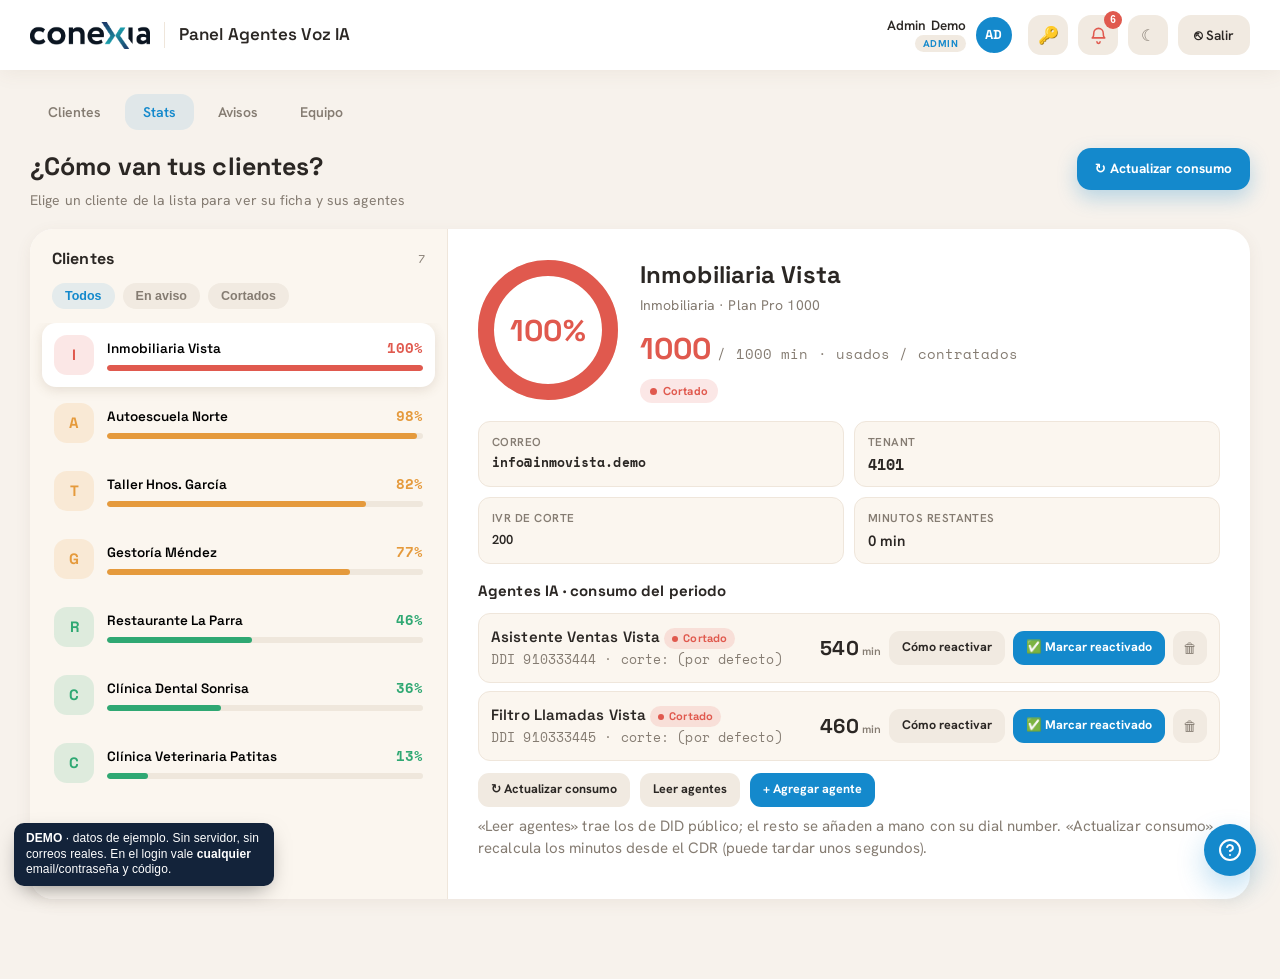
<file: docs/index.html>
<!doctype html>
<html lang="es">
<head>
<meta charset="utf-8">
<meta name="viewport" content="width=device-width, initial-scale=1">
<link rel="icon" href="assets/favicon.ico" sizes="any">
<link rel="icon" type="image/png" href="assets/icon-192.png">
<link rel="apple-touch-icon" href="assets/apple-touch-icon.png">
<title>Panel Agentes Voz IA — DEMO</title>
<link rel="preconnect" href="https://fonts.googleapis.com">
<link rel="preconnect" href="https://fonts.gstatic.com" crossorigin>
<link href="https://fonts.googleapis.com/css2?family=Space+Grotesk:wght@400;500;600;700&family=Hanken+Grotesk:wght@400;500;600;700&family=Space+Mono&display=swap" rel="stylesheet">
<link rel="stylesheet" href="redesign.css?v=r3">
</head>
<body>
<div id="app"></div>
<!-- DEMO: backend simulado en JS (datos de ejemplo, sin servidor, sin API keys, sin correos, sin n8n). -->
<script src="mock.js?v=r3"></script>
<script src="assets/vendor/qrcode.min.js"></script>
<script src="app.js?v=r3"></script>
</body>
</html>
</file>
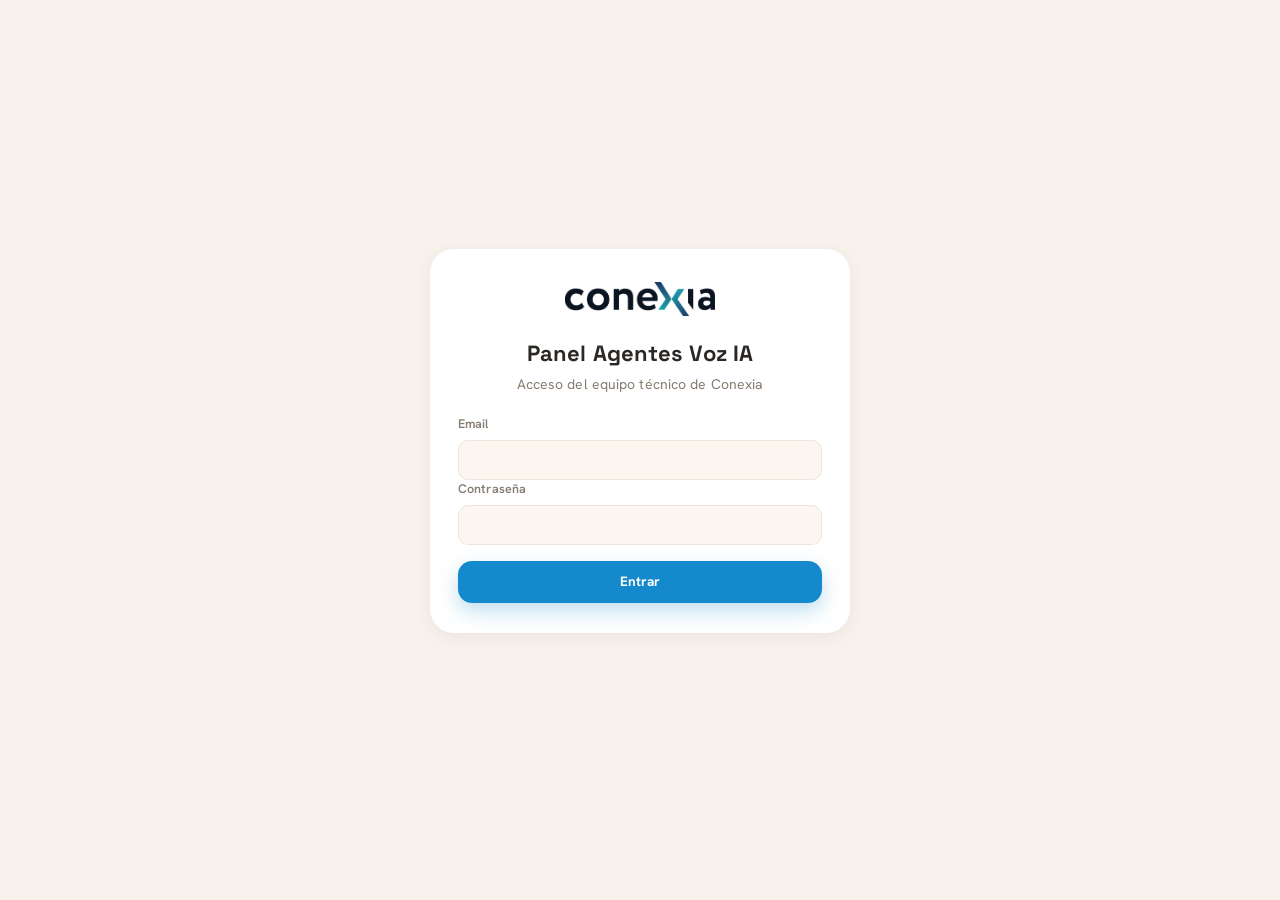
<file: public/index.html>
<!doctype html>
<html lang="es">
<head>
<meta charset="utf-8">
<meta name="viewport" content="width=device-width, initial-scale=1">
<link rel="icon" href="assets/favicon.ico" sizes="any">
<link rel="icon" type="image/png" href="assets/icon-192.png">
<link rel="apple-touch-icon" href="assets/apple-touch-icon.png">
<title>Panel Agentes Voz IA — Conexia</title>
<link rel="preconnect" href="https://fonts.googleapis.com">
<link rel="preconnect" href="https://fonts.gstatic.com" crossorigin>
<link href="https://fonts.googleapis.com/css2?family=Space+Grotesk:wght@400;500;600;700&family=Hanken+Grotesk:wght@400;500;600;700&family=Space+Mono&display=swap" rel="stylesheet">
<link rel="stylesheet" href="redesign.css?v=202606221716">
</head>
<body>
<div id="app"></div>
<script src="assets/vendor/qrcode.min.js?v=202606221716"></script>
<script src="app.js?v=202606221716"></script>
</body>
</html>
</file>
<file: docs/redesign.css>
/* ===========================================================================
   Panel Agentes Voz IA — REDISEÑO 1:1 ("Re Edicion"). Tema crema cálido.
   Tokens y estructura calcados del rediseño. Reutiliza clases del app.js.
   =========================================================================== */
:root{
  --bg:#F7F2EC; --surface:#FFFFFF; --surface2:#FBF6EF; --surface-2:#FBF6EF; --surface-3:#EFE7DC;
  --chip:#F1EAE1; --track:#EFE7DC; --border:#EFE6DB; --border-2:#e6dccc;
  --text:#2B2724; --text-2:#857C72; --text2:#857C72; --text-3:#a89e92;
  --brand:#1489CC; --accent:#1489CC; --accent-d:#0f6fa5; --brandTint:rgba(20,137,204,.1); --accent-soft:rgba(20,137,204,.1);
  --brandShadow:rgba(20,137,204,.28);
  --c-ok:#2FA873; --c-warn:#E59A3C; --c-danger:#E0594E;
  --c-ok-soft:color-mix(in srgb,#2FA873 14%,transparent); --c-warn-soft:color-mix(in srgb,#E59A3C 14%,transparent); --c-danger-soft:color-mix(in srgb,#E0594E 14%,transparent);
  --shadow:rgba(120,95,65,.08); --shadowL:rgba(120,95,65,.16);
  --shadow-sm:0 2px 12px var(--shadow); --shadow-md:0 4px 16px var(--shadow); --shadow-lg:0 24px 60px -18px var(--shadowL);
  --r-sm:12px; --r-md:16px; --r-lg:24px;
  --font-display:'Space Grotesk',-apple-system,BlinkMacSystemFont,sans-serif;
  --font-body:'Hanken Grotesk',system-ui,-apple-system,sans-serif;
  --font-mono:'Space Mono','SFMono-Regular',Consolas,monospace;
  --logo-img:url("assets/conexia-logo.png");
}
[data-theme="dark"]{
  --bg:#0f1620; --surface:#16222f; --surface2:#1b2734; --surface-2:#1b2734; --surface-3:#243140;
  --chip:#243140; --track:#243140; --border:#293a4a; --border-2:#33485c;
  --text:#eef3f8; --text-2:#9fb0bf; --text2:#9fb0bf; --text-3:#76889a;
  --brandTint:rgba(20,137,204,.2); --accent-soft:rgba(20,137,204,.2);
  --shadow:rgba(0,0,0,.4); --shadowL:rgba(0,0,0,.55);
  --logo-img:url("assets/conexia-logo-blanco.png");
}
*{box-sizing:border-box}
html,body{margin:0;padding:0}
body{background:var(--bg);color:var(--text);font-family:var(--font-body);font-size:15px;line-height:1.5;
  letter-spacing:.1px;-webkit-font-smoothing:antialiased}
.muted{color:var(--text-2)}
@media (max-width:760px){ .hide-sm{display:none!important} }

/* ---------- Barra superior (sticky, full width) ---------- */
.appbar{position:sticky;top:0;z-index:40;background:var(--surface);box-shadow:0 2px 20px var(--shadow)}
.appbar-inner{max-width:1280px;margin:0 auto;padding:0 30px;height:70px;display:flex;align-items:center;gap:18px}
.brand{display:flex;align-items:center;gap:14px;min-width:0}
.brand .logo{width:120px;height:34px;background:var(--logo-img) left center/contain no-repeat;flex:none}
.brand .divider{width:1px;height:26px;background:var(--border)}
.brand .titles{min-width:0}.brand .kicker{display:none}
.brand h1{font-family:var(--font-display);font-size:17px;font-weight:600;margin:0;white-space:nowrap;overflow:hidden;text-overflow:ellipsis}
.appbar-right{margin-left:auto;display:flex;align-items:center;gap:10px}
.userchip{display:inline-flex;align-items:center;gap:10px;cursor:pointer;padding:4px 6px;border-radius:999px}
.userchip .uc-meta{display:flex;flex-direction:column;align-items:flex-end;justify-content:center;text-align:right;line-height:1.1;gap:3px}
.userchip .uc-name{font-weight:600;font-size:13.5px;color:var(--text)}
.userchip .uc-rol{font-size:10px;font-weight:700;color:var(--brand);background:var(--chip);padding:2px 8px;border-radius:999px;text-transform:uppercase;letter-spacing:.04em;line-height:1.3}
.userchip:hover{background:var(--surface2)}
.avatar{width:36px;height:36px;border-radius:50%;background:var(--brand);color:#fff;display:inline-flex;align-items:center;
  justify-content:center;font-family:var(--font-display);font-weight:700;font-size:13px;flex:none}
.icon-pill{width:40px;height:40px;border-radius:13px;border:none;background:var(--chip);color:var(--text-2);cursor:pointer;
  display:inline-flex;align-items:center;justify-content:center;font-size:17px;transition:filter .15s;position:relative}
.icon-pill:hover{filter:brightness(.96)}
.icon-pill.salir{width:auto;padding:0 16px;color:var(--text);font-family:var(--font-body);font-weight:600;font-size:13.5px;gap:7px}
.notif-wrap{position:relative}
.notif-btn{width:40px;height:40px;border-radius:13px;border:none;background:var(--chip);color:var(--text-2);cursor:pointer;
  display:inline-flex;align-items:center;justify-content:center;position:relative}
.notif-btn svg{width:19px;height:19px}.notif-btn:hover{filter:brightness(.96)}
.notif-btn.has-alert.warn{color:var(--c-warn)}.notif-btn.has-alert.danger{color:var(--c-danger)}
.notif-badge{position:absolute;top:-4px;right:-4px;min-width:18px;height:18px;padding:0 4px;border-radius:999px;background:var(--c-danger);
  color:#fff;font-size:10px;font-weight:700;display:none;align-items:center;justify-content:center;line-height:1}
.notif-badge.warn{background:var(--c-warn)}.notif-badge.show{display:inline-flex}
.theme-toggle{width:40px;height:40px;border-radius:13px;border:none;background:var(--chip);color:var(--text-2);cursor:pointer;font-size:16px}
.theme-toggle:hover{filter:brightness(.96)}

/* ---------- Wrapper de contenido ---------- */
.app{max-width:1280px;margin:0 auto;padding:24px 30px 80px}
.nav{margin-bottom:18px}
.nav-segmented{display:inline-flex;gap:6px}
.seg{border:none;background:transparent;font-family:var(--font-body);font-weight:600;font-size:14px;color:var(--text-2);
  padding:9px 18px;border-radius:13px;cursor:pointer;transition:all .15s}
.seg:hover{color:var(--text)}
.seg.active{background:var(--brandTint);color:var(--brand)}

/* ---------- Encabezado de vista ---------- */
.view-head{display:flex;align-items:flex-start;justify-content:space-between;gap:16px;margin-bottom:18px;flex-wrap:wrap}
.vh-title{font-family:var(--font-display);font-size:25px;font-weight:700;margin:0 0 4px}
.vh-sub{margin:0;color:var(--text-2);font-size:14px}
.panel-head{display:flex;align-items:flex-start;justify-content:space-between;gap:16px;margin-bottom:16px;flex-wrap:wrap}
.ph-title{font-family:var(--font-display);font-size:22px;font-weight:700;margin:0}
.ph-sub{margin:4px 0 0;color:var(--text-2);font-size:14px}
.view-enter{animation:vin .26s ease}@keyframes vin{from{opacity:0;transform:translateY(6px)}to{opacity:1;transform:none}}

/* ---------- Botones ---------- */
.btn{font-family:var(--font-body);font-weight:700;font-size:13.5px;border-radius:14px;padding:0 18px;height:42px;border:none;
  cursor:pointer;display:inline-flex;align-items:center;gap:9px;transition:filter .15s;text-decoration:none;line-height:1}
.btn-primary{background:var(--brand);color:#fff;box-shadow:0 8px 20px var(--brandShadow)}.btn-primary:hover{filter:brightness(1.05)}
.btn-ghost{background:var(--chip);color:var(--text);box-shadow:none}.btn-ghost:hover{filter:brightness(.96)}
.btn-sm{height:34px;padding:0 13px;font-size:12.5px;border-radius:11px;box-shadow:none}
.btn:disabled{opacity:.55;cursor:default}
.icon-btn{border:none;background:var(--chip);color:var(--text-2);width:34px;height:34px;border-radius:11px;cursor:pointer;
  display:inline-flex;align-items:center;justify-content:center;font-size:14px}
.icon-btn:hover{filter:brightness(.96);color:var(--text)}
.icon-btn.danger:hover{background:var(--c-danger-soft);color:var(--c-danger)}

/* ---------- Card genérica ---------- */
.card{background:var(--surface);border-radius:var(--r-lg);box-shadow:0 4px 16px var(--shadow);padding:22px 24px;margin-bottom:18px}

/* ---------- KPIs ---------- */
.kpi-row{display:grid;grid-template-columns:repeat(4,1fr);gap:14px;margin-bottom:18px}
@media (max-width:760px){.kpi-row{grid-template-columns:repeat(2,1fr)}}
.kpi{background:var(--surface);border-radius:var(--r-md);padding:16px 18px;box-shadow:0 4px 16px var(--shadow)}
.kpi .k{font-size:12px;color:var(--text-2);text-transform:uppercase;letter-spacing:.05em;font-weight:600}
.kpi .v{font-family:var(--font-display);font-size:32px;font-weight:700;line-height:1.05;margin-top:4px}
.kpi .v small{font-size:18px;color:var(--text-2)}
.kpi .f{font-size:12.5px;color:var(--text-2);margin-top:3px;font-family:var(--font-mono)}

/* ---------- Maestro-detalle (Stats) ---------- */
.md{display:flex;flex:1;min-height:540px;height:calc(100vh - 230px);background:var(--surface);border-radius:24px;
  overflow:hidden;box-shadow:0 4px 16px var(--shadow)}
@media (max-width:860px){.md{flex-direction:column;height:auto}}
.md-list{width:418px;flex:0 0 auto;background:var(--surface2);border-right:1px solid var(--border);display:flex;flex-direction:column}
@media (max-width:860px){.md-list{width:100%;border-right:none;border-bottom:1px solid var(--border);max-height:340px}}
.md-list-head{padding:18px 22px 12px;display:flex;align-items:center;justify-content:space-between}
.md-list-head .t{font-family:var(--font-display);font-weight:700;font-size:16px}
.md-count{font-size:12px;color:var(--text-2);font-family:var(--font-mono)}
.md-filters{padding:0 22px 14px;display:flex;gap:8px;flex-wrap:wrap}
.md-filter{font-size:12.5px;font-weight:600;color:var(--text-2);background:var(--chip);padding:6px 13px;border-radius:20px;cursor:pointer;border:none}
.md-filter.active{color:var(--brand);background:var(--brandTint)}
.md-scroll{flex:1;overflow:auto;padding:0 12px 14px}
.md-item{display:flex;align-items:center;gap:13px;padding:12px;border-radius:14px;cursor:pointer;background:transparent;margin-bottom:4px;border:none;width:100%;text-align:left}
.md-item:hover{background:var(--surface)}
.md-item.sel{background:var(--surface);box-shadow:0 3px 12px var(--shadowL)}
.md-ava{width:40px;height:40px;border-radius:13px;display:flex;align-items:center;justify-content:center;
  font-family:var(--font-display);font-weight:700;font-size:15px;flex:0 0 auto}
.md-ava.ok{background:var(--c-ok-soft);color:var(--c-ok)}.md-ava.aviso{background:var(--c-warn-soft);color:var(--c-warn)}.md-ava.cortado{background:var(--c-danger-soft);color:var(--c-danger)}
.md-mid{flex:1;min-width:0}
.md-row1{display:flex;align-items:center;justify-content:space-between;gap:8px}
.md-nm{font-family:var(--font-display);font-weight:600;font-size:13.5px;white-space:nowrap;overflow:hidden;text-overflow:ellipsis}
.md-pct{font-family:var(--font-mono);font-weight:700;font-size:13.5px}
.bar{height:6px;background:var(--track);border-radius:6px;overflow:hidden;margin-top:7px}
.bar>span{display:block;height:100%;border-radius:6px;background:var(--brand)}
.bar.ok>span{background:var(--c-ok)}.bar.aviso>span{background:var(--c-warn)}.bar.cortado>span{background:var(--c-danger)}
.md-detail{flex:1;overflow:auto;padding:28px 30px}
.md-empty{height:100%;display:flex;align-items:center;justify-content:center;color:var(--text-3);text-align:center;padding:40px}

/* ---------- Ficha (detalle) ---------- */
.fd-top{display:flex;align-items:center;gap:22px;margin-bottom:18px;flex-wrap:wrap}
.fd-head h2{font-family:var(--font-display);font-size:24px;font-weight:700;margin:0}
.fd-head .sub{color:var(--text-2);font-size:14px;margin-top:2px}
.fd-fig{font-family:var(--font-display);margin-top:10px}
.fd-used{font-size:30px;font-weight:700}.fd-of{font-size:14px;color:var(--text-2);font-family:var(--font-mono);margin-left:6px}
.kv-grid{display:grid;grid-template-columns:repeat(2,1fr);gap:10px;margin:6px 0 14px}
.kv{background:var(--surface2);border:1px solid var(--border);border-radius:var(--r-sm);padding:11px 13px}
.kv .k{font-size:11.5px;color:var(--text-2);text-transform:uppercase;letter-spacing:.04em;font-weight:600}
.kv .v{margin-top:3px;font-weight:600;word-break:break-word}
.ma-title{font-family:var(--font-display);font-weight:700;font-size:15px;margin:16px 0 10px}
.agent-row{display:flex;align-items:center;justify-content:space-between;gap:12px;padding:12px;border:1px solid var(--border);
  border-radius:var(--r-sm);margin-bottom:8px;background:var(--surface2);flex-wrap:wrap}
.agent-name{font-family:var(--font-display);font-weight:600}
.agent-sub{font-size:12.5px;color:var(--text-2);font-family:var(--font-mono);margin-top:2px}
.agent-end{display:flex;align-items:center;gap:8px;flex-wrap:wrap}
.agent-minutes{font-family:var(--font-display);font-weight:700;font-size:20px}.agent-minutes .unit{font-size:11px;color:var(--text-2);margin-left:3px;font-weight:600}

/* ---------- Estados ---------- */
.state-badge{display:inline-flex;align-items:center;gap:6px;font-size:11.5px;font-weight:700;padding:3px 10px;border-radius:999px}
.state-badge .sd{width:7px;height:7px;border-radius:50%}
.state-badge.ok{background:var(--c-ok-soft);color:var(--c-ok)}.state-badge.ok .sd{background:var(--c-ok)}
.state-badge.aviso{background:var(--c-warn-soft);color:var(--c-warn)}.state-badge.aviso .sd{background:var(--c-warn)}
.state-badge.cortado{background:var(--c-danger-soft);color:var(--c-danger)}.state-badge.cortado .sd{background:var(--c-danger)}
.cut-tag{display:inline-flex;align-items:center;gap:5px;font-size:11px;font-weight:700;color:var(--c-danger);background:var(--c-danger-soft);padding:2px 8px;border-radius:999px}
.cut-tag .sd{width:6px;height:6px;border-radius:50%;background:var(--c-danger)}

/* ---------- Tabla de clientes / equipo ---------- */
.cli-table{display:flex;flex-direction:column}
.cli-head{display:grid;grid-template-columns:1.4fr 1fr 110px 90px 120px;gap:10px;padding:0 14px 10px;font-size:11.5px;
  text-transform:uppercase;letter-spacing:.05em;color:var(--text-2);font-weight:600}
.cli-row{display:grid;grid-template-columns:1.4fr 1fr 110px 90px 120px;gap:10px;align-items:center;padding:13px 14px;border-top:1px solid var(--border)}
.cli-row:hover{background:var(--surface2)}
.cli-name b{display:block;cursor:pointer;font-family:var(--font-display);font-weight:600}
.cli-name b[data-ficha]:hover{color:var(--brand)}
.cli-sector{display:block;font-size:12.5px;color:var(--text-2)}
.cli-plan{color:var(--text-2);font-size:13.5px}.cli-mins{font-family:var(--font-mono);font-size:13px;color:var(--text-2)}
.cli-pct{font-family:var(--font-display);font-weight:700;font-size:16px}
.r{text-align:right}.cli-actions{display:flex;gap:6px;justify-content:flex-end}
.cli-empty,.empty-note{padding:30px 14px;text-align:center;color:var(--text-2)}

/* ---------- Donut (guía/legacy) ---------- */
.donut-grid{display:grid;grid-template-columns:repeat(auto-fill,minmax(168px,1fr));gap:14px}
.donut-card{background:var(--surface2);border:1px solid var(--border);border-radius:var(--r-md);padding:18px 14px;text-align:center;cursor:pointer}
.donut-card:hover{box-shadow:0 4px 16px var(--shadow)}
.dc-name{font-family:var(--font-display);font-weight:700;margin-top:10px;font-size:14px}
.dc-mins{font-size:12.5px;color:var(--text-2);font-family:var(--font-mono);margin-top:2px}

/* ---------- Campana ---------- */
.notif-dropdown{position:absolute;top:50px;right:0;width:min(360px,88vw);background:var(--surface);border:1px solid var(--border);
  border-radius:var(--r-md);box-shadow:var(--shadow-lg);z-index:130;overflow:hidden}
.notif-dropdown .nd-head{padding:13px 16px;border-bottom:1px solid var(--border);font-family:var(--font-display);font-weight:700;font-size:15px}
.notif-dropdown .nd-sub{padding:10px 16px 5px;font-size:11px;font-weight:700;letter-spacing:.04em;text-transform:uppercase;color:var(--text-2);border-top:1px solid var(--border)}
.notif-dropdown .nd-sub:first-of-type{border-top:none}
.notif-item{display:flex;align-items:center;justify-content:space-between;gap:10px;padding:11px 16px;border-bottom:1px solid var(--border);font-size:13.5px;flex-wrap:wrap}
.notif-item:last-child{border-bottom:none}
.notif-empty{padding:18px 16px;color:var(--text-2);font-size:13px;text-align:center}

/* ---------- Modales ---------- */
.modal-scrim{position:fixed;inset:0;background:rgba(43,39,36,.45);backdrop-filter:blur(3px);display:flex;align-items:center;justify-content:center;z-index:200;padding:20px;animation:fade .18s ease}
@keyframes fade{from{opacity:0}to{opacity:1}}
.modal{background:var(--surface);border-radius:var(--r-lg);box-shadow:var(--shadow-lg);width:min(620px,96vw);max-height:92vh;overflow:auto;animation:pop .2s ease}
@keyframes pop{from{opacity:0;transform:translateY(10px) scale(.98)}to{opacity:1;transform:none}}
.modal-head{display:flex;align-items:flex-start;justify-content:space-between;gap:12px;padding:18px 22px;border-bottom:1px solid var(--border)}
.mh-name{font-family:var(--font-display);font-size:19px;font-weight:700;margin:0}
.mh-meta{color:var(--text-2);font-size:13px;margin-top:2px}
.x-close{border:none;background:var(--chip);color:var(--text-2);width:32px;height:32px;border-radius:10px;cursor:pointer;font-size:15px}
.x-close:hover{filter:brightness(.96)}
.modal-body{padding:20px 22px}
.form-grid{display:grid;grid-template-columns:repeat(2,1fr);gap:12px}
.field{display:flex;flex-direction:column;gap:6px}.field.span-2{grid-column:1/-1}
.field label{font-size:12.5px;font-weight:600;color:var(--text-2)}
.field-input{font-family:var(--font-body);font-size:14px;color:var(--text);background:var(--surface2);border:1px solid var(--border);border-radius:10px;padding:10px 12px;width:100%}
.field-input:focus{outline:none;border-color:var(--brand);box-shadow:0 0 0 3px var(--brandTint);background:var(--surface)}
.select-shell select{width:100%;font-family:var(--font-body);font-size:14px;padding:10px 12px;border:1px solid var(--border);border-radius:10px;background:var(--surface2);color:var(--text)}
.client-select label{font-size:12.5px;color:var(--text-2);font-weight:600;display:block;margin-bottom:4px}
.mail-grid{display:flex;flex-direction:column;gap:12px}

/* ---------- Login / 2FA ---------- */
.auth-wrap{min-height:100vh;display:flex;align-items:center;justify-content:center;padding:24px}
.card.auth-card{width:min(420px,96vw);border-radius:var(--r-lg)}
.auth-logo{width:150px;height:40px;margin:0 auto 18px;background:var(--logo-img) center/contain no-repeat}
.auth-title{font-family:var(--font-display);font-size:22px;font-weight:700;text-align:center;margin:0 0 4px}
.auth-sub{text-align:center;color:var(--text-2);font-size:14px;margin:0 0 20px}
.auth-actions{margin-top:16px}.auth-actions .btn{width:100%;justify-content:center}
.auth-link{display:block;margin:14px auto 0;border:none;background:none;color:var(--brand);cursor:pointer;font-size:13.5px}
.auth-error{background:var(--c-danger-soft);color:var(--c-danger);border-radius:10px;padding:10px 12px;font-size:13.5px;margin-top:14px;text-align:center}
.qr-box{display:flex;align-items:center;justify-content:center;padding:14px;background:#fff;border-radius:14px;margin:0 auto 12px;width:fit-content;border:1px solid var(--border)}
.secret-mono{font-family:var(--font-mono);font-size:14px;text-align:center;background:var(--surface2);border:1px solid var(--border);border-radius:10px;padding:10px;letter-spacing:.08em}
.recovery-grid{display:grid;grid-template-columns:repeat(2,1fr);gap:8px;margin:14px 0}
.recovery-code{font-family:var(--font-mono);font-size:14px;background:var(--surface2);border:1px solid var(--border);border-radius:8px;padding:9px;text-align:center}

/* ---------- Guía ---------- */
.guide-modal{width:min(720px,96vw)}
.guide-intro{color:var(--text-2);margin:0 0 14px}
.guide-toc{display:flex;flex-wrap:wrap;gap:6px;margin-bottom:18px}
.guide-toc a{font-size:12.5px;background:var(--chip);border-radius:999px;padding:5px 11px;color:var(--brand);cursor:pointer;text-decoration:none}
.guide-sec{padding:14px 0;border-top:1px solid var(--border)}
.guide-sec h3{font-family:var(--font-display);font-size:16px;display:flex;align-items:center;gap:10px;margin:0 0 8px}
.gs-num{width:24px;height:24px;border-radius:8px;background:var(--brandTint);color:var(--brand);display:inline-flex;align-items:center;justify-content:center;font-size:13px;font-weight:700}
.guide-sec ol{margin:0;padding-left:20px;line-height:1.8}
.guide-demo{margin-top:12px;background:var(--surface2);border:1px solid var(--border);border-radius:12px;padding:14px}
.gd-label{font-size:11px;text-transform:uppercase;letter-spacing:.05em;color:var(--text-2);font-weight:700;margin-bottom:8px}

/* ---------- Ayuda flotante + toast ---------- */
.help-fab{position:fixed;right:24px;bottom:24px;width:52px;height:52px;border-radius:50%;border:none;background:var(--brand);color:#fff;
  cursor:pointer;display:flex;align-items:center;justify-content:center;box-shadow:0 12px 28px var(--brandShadow);z-index:120}
.help-fab svg{width:24px;height:24px}.help-fab:hover{filter:brightness(1.05)}
.toast{position:fixed;left:50%;bottom:26px;transform:translateX(-50%);background:#2B2724;color:#fff;padding:12px 20px;border-radius:12px;
  box-shadow:var(--shadow-lg);z-index:300;font-size:14px;font-weight:500;animation:tin .2s ease}
@keyframes tin{from{opacity:0;transform:translate(-50%,10px)}to{opacity:1;transform:translate(-50%,0)}}
</file>
<file: public/redesign.css>
/* ===========================================================================
   Panel Agentes Voz IA — REDISEÑO 1:1 ("Re Edicion"). Tema crema cálido.
   Tokens y estructura calcados del rediseño. Reutiliza clases del app.js.
   =========================================================================== */
:root{
  --bg:#F7F2EC; --surface:#FFFFFF; --surface2:#FBF6EF; --surface-2:#FBF6EF; --surface-3:#EFE7DC;
  --chip:#F1EAE1; --track:#EFE7DC; --border:#EFE6DB; --border-2:#e6dccc;
  --text:#2B2724; --text-2:#857C72; --text2:#857C72; --text-3:#a89e92;
  --brand:#1489CC; --accent:#1489CC; --accent-d:#0f6fa5; --brandTint:rgba(20,137,204,.1); --accent-soft:rgba(20,137,204,.1);
  --brandShadow:rgba(20,137,204,.28);
  --c-ok:#2FA873; --c-warn:#E59A3C; --c-danger:#E0594E;
  --c-ok-soft:color-mix(in srgb,#2FA873 14%,transparent); --c-warn-soft:color-mix(in srgb,#E59A3C 14%,transparent); --c-danger-soft:color-mix(in srgb,#E0594E 14%,transparent);
  --shadow:rgba(120,95,65,.08); --shadowL:rgba(120,95,65,.16);
  --shadow-sm:0 2px 12px var(--shadow); --shadow-md:0 4px 16px var(--shadow); --shadow-lg:0 24px 60px -18px var(--shadowL);
  --r-sm:12px; --r-md:16px; --r-lg:24px;
  --font-display:'Space Grotesk',-apple-system,BlinkMacSystemFont,sans-serif;
  --font-body:'Hanken Grotesk',system-ui,-apple-system,sans-serif;
  --font-mono:'Space Mono','SFMono-Regular',Consolas,monospace;
  --logo-img:url("assets/conexia-logo.png");
}
[data-theme="dark"]{
  --bg:#0f1620; --surface:#16222f; --surface2:#1b2734; --surface-2:#1b2734; --surface-3:#243140;
  --chip:#243140; --track:#243140; --border:#293a4a; --border-2:#33485c;
  --text:#eef3f8; --text-2:#9fb0bf; --text2:#9fb0bf; --text-3:#76889a;
  --brandTint:rgba(20,137,204,.2); --accent-soft:rgba(20,137,204,.2);
  --shadow:rgba(0,0,0,.4); --shadowL:rgba(0,0,0,.55);
  --logo-img:url("assets/conexia-logo-blanco.png");
}
*{box-sizing:border-box}
html,body{margin:0;padding:0}
body{background:var(--bg);color:var(--text);font-family:var(--font-body);font-size:15px;line-height:1.5;
  letter-spacing:.1px;-webkit-font-smoothing:antialiased}
.muted{color:var(--text-2)}
@media (max-width:760px){ .hide-sm{display:none!important} }

/* ---------- Barra superior (sticky, full width) ---------- */
.appbar{position:sticky;top:0;z-index:40;background:var(--surface);box-shadow:0 2px 20px var(--shadow)}
.appbar-inner{max-width:1280px;margin:0 auto;padding:0 30px;height:70px;display:flex;align-items:center;gap:18px}
.brand{display:flex;align-items:center;gap:14px;min-width:0}
.brand .logo{width:120px;height:34px;background:var(--logo-img) left center/contain no-repeat;flex:none}
.brand .divider{width:1px;height:26px;background:var(--border)}
.brand .titles{min-width:0}.brand .kicker{display:none}
.brand h1{font-family:var(--font-display);font-size:17px;font-weight:600;margin:0;white-space:nowrap;overflow:hidden;text-overflow:ellipsis}
.appbar-right{margin-left:auto;display:flex;align-items:center;gap:10px}
.userchip{display:inline-flex;align-items:center;gap:10px;cursor:pointer;padding:4px 6px;border-radius:999px}
.userchip .uc-meta{display:flex;flex-direction:column;align-items:flex-end;justify-content:center;text-align:right;line-height:1.1;gap:3px}
.userchip .uc-name{font-weight:600;font-size:13.5px;color:var(--text)}
.userchip .uc-rol{font-size:10px;font-weight:700;color:var(--brand);background:var(--chip);padding:2px 8px;border-radius:999px;text-transform:uppercase;letter-spacing:.04em;line-height:1.3}
.userchip:hover{background:var(--surface2)}
.avatar{width:36px;height:36px;border-radius:50%;background:var(--brand);color:#fff;display:inline-flex;align-items:center;
  justify-content:center;font-family:var(--font-display);font-weight:700;font-size:13px;flex:none}
.icon-pill{width:40px;height:40px;border-radius:13px;border:none;background:var(--chip);color:var(--text-2);cursor:pointer;
  display:inline-flex;align-items:center;justify-content:center;font-size:17px;transition:filter .15s;position:relative}
.icon-pill:hover{filter:brightness(.96)}
.icon-pill.salir{width:auto;padding:0 16px;color:var(--text);font-family:var(--font-body);font-weight:600;font-size:13.5px;gap:7px}
.notif-wrap{position:relative}
.notif-btn{width:40px;height:40px;border-radius:13px;border:none;background:var(--chip);color:var(--text-2);cursor:pointer;
  display:inline-flex;align-items:center;justify-content:center;position:relative}
.notif-btn svg{width:19px;height:19px}.notif-btn:hover{filter:brightness(.96)}
.notif-btn.has-alert.warn{color:var(--c-warn)}.notif-btn.has-alert.danger{color:var(--c-danger)}
.notif-badge{position:absolute;top:-4px;right:-4px;min-width:18px;height:18px;padding:0 4px;border-radius:999px;background:var(--c-danger);
  color:#fff;font-size:10px;font-weight:700;display:none;align-items:center;justify-content:center;line-height:1}
.notif-badge.warn{background:var(--c-warn)}.notif-badge.show{display:inline-flex}
.theme-toggle{width:40px;height:40px;border-radius:13px;border:none;background:var(--chip);color:var(--text-2);cursor:pointer;font-size:16px}
.theme-toggle:hover{filter:brightness(.96)}

/* ---------- Wrapper de contenido ---------- */
.app{max-width:1280px;margin:0 auto;padding:24px 30px 80px}
.nav{margin-bottom:18px}
.nav-segmented{display:inline-flex;gap:6px}
.seg{border:none;background:transparent;font-family:var(--font-body);font-weight:600;font-size:14px;color:var(--text-2);
  padding:9px 18px;border-radius:13px;cursor:pointer;transition:all .15s}
.seg:hover{color:var(--text)}
.seg.active{background:var(--brandTint);color:var(--brand)}

/* ---------- Encabezado de vista ---------- */
.view-head{display:flex;align-items:flex-start;justify-content:space-between;gap:16px;margin-bottom:18px;flex-wrap:wrap}
.vh-title{font-family:var(--font-display);font-size:25px;font-weight:700;margin:0 0 4px}
.vh-sub{margin:0;color:var(--text-2);font-size:14px}
.panel-head{display:flex;align-items:flex-start;justify-content:space-between;gap:16px;margin-bottom:16px;flex-wrap:wrap}
.ph-title{font-family:var(--font-display);font-size:22px;font-weight:700;margin:0}
.ph-sub{margin:4px 0 0;color:var(--text-2);font-size:14px}
.view-enter{animation:vin .26s ease}@keyframes vin{from{opacity:0;transform:translateY(6px)}to{opacity:1;transform:none}}

/* ---------- Botones ---------- */
.btn{font-family:var(--font-body);font-weight:700;font-size:13.5px;border-radius:14px;padding:0 18px;height:42px;border:none;
  cursor:pointer;display:inline-flex;align-items:center;gap:9px;transition:filter .15s;text-decoration:none;line-height:1}
.btn-primary{background:var(--brand);color:#fff;box-shadow:0 8px 20px var(--brandShadow)}.btn-primary:hover{filter:brightness(1.05)}
.btn-ghost{background:var(--chip);color:var(--text);box-shadow:none}.btn-ghost:hover{filter:brightness(.96)}
.btn-sm{height:34px;padding:0 13px;font-size:12.5px;border-radius:11px;box-shadow:none}
.btn:disabled{opacity:.55;cursor:default}
.icon-btn{border:none;background:var(--chip);color:var(--text-2);width:34px;height:34px;border-radius:11px;cursor:pointer;
  display:inline-flex;align-items:center;justify-content:center;font-size:14px}
.icon-btn:hover{filter:brightness(.96);color:var(--text)}
.icon-btn.danger:hover{background:var(--c-danger-soft);color:var(--c-danger)}

/* ---------- Card genérica ---------- */
.card{background:var(--surface);border-radius:var(--r-lg);box-shadow:0 4px 16px var(--shadow);padding:22px 24px;margin-bottom:18px}

/* ---------- KPIs ---------- */
.kpi-row{display:grid;grid-template-columns:repeat(4,1fr);gap:14px;margin-bottom:18px}
@media (max-width:760px){.kpi-row{grid-template-columns:repeat(2,1fr)}}
.kpi{background:var(--surface);border-radius:var(--r-md);padding:16px 18px;box-shadow:0 4px 16px var(--shadow)}
.kpi .k{font-size:12px;color:var(--text-2);text-transform:uppercase;letter-spacing:.05em;font-weight:600}
.kpi .v{font-family:var(--font-display);font-size:32px;font-weight:700;line-height:1.05;margin-top:4px}
.kpi .v small{font-size:18px;color:var(--text-2)}
.kpi .f{font-size:12.5px;color:var(--text-2);margin-top:3px;font-family:var(--font-mono)}

/* ---------- Maestro-detalle (Stats) ---------- */
.md{display:flex;flex:1;min-height:540px;height:calc(100vh - 230px);background:var(--surface);border-radius:24px;
  overflow:hidden;box-shadow:0 4px 16px var(--shadow)}
@media (max-width:860px){.md{flex-direction:column;height:auto}}
.md-list{width:418px;flex:0 0 auto;background:var(--surface2);border-right:1px solid var(--border);display:flex;flex-direction:column}
@media (max-width:860px){.md-list{width:100%;border-right:none;border-bottom:1px solid var(--border);max-height:340px}}
.md-list-head{padding:18px 22px 12px;display:flex;align-items:center;justify-content:space-between}
.md-list-head .t{font-family:var(--font-display);font-weight:700;font-size:16px}
.md-count{font-size:12px;color:var(--text-2);font-family:var(--font-mono)}
.md-filters{padding:0 22px 14px;display:flex;gap:8px;flex-wrap:wrap}
.md-filter{font-size:12.5px;font-weight:600;color:var(--text-2);background:var(--chip);padding:6px 13px;border-radius:20px;cursor:pointer;border:none}
.md-filter.active{color:var(--brand);background:var(--brandTint)}
.md-scroll{flex:1;overflow:auto;padding:0 12px 14px}
.md-item{display:flex;align-items:center;gap:13px;padding:12px;border-radius:14px;cursor:pointer;background:transparent;margin-bottom:4px;border:none;width:100%;text-align:left}
.md-item:hover{background:var(--surface)}
.md-item.sel{background:var(--surface);box-shadow:0 3px 12px var(--shadowL)}
.md-ava{width:40px;height:40px;border-radius:13px;display:flex;align-items:center;justify-content:center;
  font-family:var(--font-display);font-weight:700;font-size:15px;flex:0 0 auto}
.md-ava.ok{background:var(--c-ok-soft);color:var(--c-ok)}.md-ava.aviso{background:var(--c-warn-soft);color:var(--c-warn)}.md-ava.cortado{background:var(--c-danger-soft);color:var(--c-danger)}
.md-mid{flex:1;min-width:0}
.md-row1{display:flex;align-items:center;justify-content:space-between;gap:8px}
.md-nm{font-family:var(--font-display);font-weight:600;font-size:13.5px;white-space:nowrap;overflow:hidden;text-overflow:ellipsis}
.md-pct{font-family:var(--font-mono);font-weight:700;font-size:13.5px}
.bar{height:6px;background:var(--track);border-radius:6px;overflow:hidden;margin-top:7px}
.bar>span{display:block;height:100%;border-radius:6px;background:var(--brand)}
.bar.ok>span{background:var(--c-ok)}.bar.aviso>span{background:var(--c-warn)}.bar.cortado>span{background:var(--c-danger)}
.md-detail{flex:1;overflow:auto;padding:28px 30px}
.md-empty{height:100%;display:flex;align-items:center;justify-content:center;color:var(--text-3);text-align:center;padding:40px}

/* ---------- Ficha (detalle) ---------- */
.fd-top{display:flex;align-items:center;gap:22px;margin-bottom:18px;flex-wrap:wrap}
.fd-head h2{font-family:var(--font-display);font-size:24px;font-weight:700;margin:0}
.fd-head .sub{color:var(--text-2);font-size:14px;margin-top:2px}
.fd-fig{font-family:var(--font-display);margin-top:10px}
.fd-used{font-size:30px;font-weight:700}.fd-of{font-size:14px;color:var(--text-2);font-family:var(--font-mono);margin-left:6px}
.kv-grid{display:grid;grid-template-columns:repeat(2,1fr);gap:10px;margin:6px 0 14px}
.kv{background:var(--surface2);border:1px solid var(--border);border-radius:var(--r-sm);padding:11px 13px}
.kv .k{font-size:11.5px;color:var(--text-2);text-transform:uppercase;letter-spacing:.04em;font-weight:600}
.kv .v{margin-top:3px;font-weight:600;word-break:break-word}
.ma-title{font-family:var(--font-display);font-weight:700;font-size:15px;margin:16px 0 10px}
.agent-row{display:flex;align-items:center;justify-content:space-between;gap:12px;padding:12px;border:1px solid var(--border);
  border-radius:var(--r-sm);margin-bottom:8px;background:var(--surface2);flex-wrap:wrap}
.agent-name{font-family:var(--font-display);font-weight:600}
.agent-sub{font-size:12.5px;color:var(--text-2);font-family:var(--font-mono);margin-top:2px}
.agent-end{display:flex;align-items:center;gap:8px;flex-wrap:wrap}
.agent-minutes{font-family:var(--font-display);font-weight:700;font-size:20px}.agent-minutes .unit{font-size:11px;color:var(--text-2);margin-left:3px;font-weight:600}

/* ---------- Estados ---------- */
.state-badge{display:inline-flex;align-items:center;gap:6px;font-size:11.5px;font-weight:700;padding:3px 10px;border-radius:999px}
.state-badge .sd{width:7px;height:7px;border-radius:50%}
.state-badge.ok{background:var(--c-ok-soft);color:var(--c-ok)}.state-badge.ok .sd{background:var(--c-ok)}
.state-badge.aviso{background:var(--c-warn-soft);color:var(--c-warn)}.state-badge.aviso .sd{background:var(--c-warn)}
.state-badge.cortado{background:var(--c-danger-soft);color:var(--c-danger)}.state-badge.cortado .sd{background:var(--c-danger)}
.cut-tag{display:inline-flex;align-items:center;gap:5px;font-size:11px;font-weight:700;color:var(--c-danger);background:var(--c-danger-soft);padding:2px 8px;border-radius:999px}
.cut-tag .sd{width:6px;height:6px;border-radius:50%;background:var(--c-danger)}

/* ---------- Tabla de clientes / equipo ---------- */
.cli-table{display:flex;flex-direction:column}
.cli-head{display:grid;grid-template-columns:1.4fr 1fr 110px 90px 120px;gap:10px;padding:0 14px 10px;font-size:11.5px;
  text-transform:uppercase;letter-spacing:.05em;color:var(--text-2);font-weight:600}
.cli-row{display:grid;grid-template-columns:1.4fr 1fr 110px 90px 120px;gap:10px;align-items:center;padding:13px 14px;border-top:1px solid var(--border)}
.cli-row:hover{background:var(--surface2)}
.cli-name b{display:block;cursor:pointer;font-family:var(--font-display);font-weight:600}
.cli-name b[data-ficha]:hover{color:var(--brand)}
.cli-sector{display:block;font-size:12.5px;color:var(--text-2)}
.cli-plan{color:var(--text-2);font-size:13.5px}.cli-mins{font-family:var(--font-mono);font-size:13px;color:var(--text-2)}
.cli-pct{font-family:var(--font-display);font-weight:700;font-size:16px}
.r{text-align:right}.cli-actions{display:flex;gap:6px;justify-content:flex-end}
.cli-empty,.empty-note{padding:30px 14px;text-align:center;color:var(--text-2)}

/* ---------- Donut (guía/legacy) ---------- */
.donut-grid{display:grid;grid-template-columns:repeat(auto-fill,minmax(168px,1fr));gap:14px}
.donut-card{background:var(--surface2);border:1px solid var(--border);border-radius:var(--r-md);padding:18px 14px;text-align:center;cursor:pointer}
.donut-card:hover{box-shadow:0 4px 16px var(--shadow)}
.dc-name{font-family:var(--font-display);font-weight:700;margin-top:10px;font-size:14px}
.dc-mins{font-size:12.5px;color:var(--text-2);font-family:var(--font-mono);margin-top:2px}

/* ---------- Campana ---------- */
.notif-dropdown{position:absolute;top:50px;right:0;width:min(360px,88vw);background:var(--surface);border:1px solid var(--border);
  border-radius:var(--r-md);box-shadow:var(--shadow-lg);z-index:130;overflow:hidden}
.notif-dropdown .nd-head{padding:13px 16px;border-bottom:1px solid var(--border);font-family:var(--font-display);font-weight:700;font-size:15px}
.notif-dropdown .nd-sub{padding:10px 16px 5px;font-size:11px;font-weight:700;letter-spacing:.04em;text-transform:uppercase;color:var(--text-2);border-top:1px solid var(--border)}
.notif-dropdown .nd-sub:first-of-type{border-top:none}
.notif-item{display:flex;align-items:center;justify-content:space-between;gap:10px;padding:11px 16px;border-bottom:1px solid var(--border);font-size:13.5px;flex-wrap:wrap}
.notif-item:last-child{border-bottom:none}
.notif-empty{padding:18px 16px;color:var(--text-2);font-size:13px;text-align:center}

/* ---------- Modales ---------- */
.modal-scrim{position:fixed;inset:0;background:rgba(43,39,36,.45);backdrop-filter:blur(3px);display:flex;align-items:center;justify-content:center;z-index:200;padding:20px;animation:fade .18s ease}
@keyframes fade{from{opacity:0}to{opacity:1}}
.modal{background:var(--surface);border-radius:var(--r-lg);box-shadow:var(--shadow-lg);width:min(620px,96vw);max-height:92vh;overflow:auto;animation:pop .2s ease}
@keyframes pop{from{opacity:0;transform:translateY(10px) scale(.98)}to{opacity:1;transform:none}}
.modal-head{display:flex;align-items:flex-start;justify-content:space-between;gap:12px;padding:18px 22px;border-bottom:1px solid var(--border)}
.mh-name{font-family:var(--font-display);font-size:19px;font-weight:700;margin:0}
.mh-meta{color:var(--text-2);font-size:13px;margin-top:2px}
.x-close{border:none;background:var(--chip);color:var(--text-2);width:32px;height:32px;border-radius:10px;cursor:pointer;font-size:15px}
.x-close:hover{filter:brightness(.96)}
.modal-body{padding:20px 22px}
.form-grid{display:grid;grid-template-columns:repeat(2,1fr);gap:12px}
.field{display:flex;flex-direction:column;gap:6px}.field.span-2{grid-column:1/-1}
.field label{font-size:12.5px;font-weight:600;color:var(--text-2)}
.field-input{font-family:var(--font-body);font-size:14px;color:var(--text);background:var(--surface2);border:1px solid var(--border);border-radius:10px;padding:10px 12px;width:100%}
.field-input:focus{outline:none;border-color:var(--brand);box-shadow:0 0 0 3px var(--brandTint);background:var(--surface)}
.select-shell select{width:100%;font-family:var(--font-body);font-size:14px;padding:10px 12px;border:1px solid var(--border);border-radius:10px;background:var(--surface2);color:var(--text)}
.client-select label{font-size:12.5px;color:var(--text-2);font-weight:600;display:block;margin-bottom:4px}
.mail-grid{display:flex;flex-direction:column;gap:12px}

/* ---------- Login / 2FA ---------- */
.auth-wrap{min-height:100vh;display:flex;align-items:center;justify-content:center;padding:24px}
.card.auth-card{width:min(420px,96vw);border-radius:var(--r-lg)}
.auth-logo{width:150px;height:40px;margin:0 auto 18px;background:var(--logo-img) center/contain no-repeat}
.auth-title{font-family:var(--font-display);font-size:22px;font-weight:700;text-align:center;margin:0 0 4px}
.auth-sub{text-align:center;color:var(--text-2);font-size:14px;margin:0 0 20px}
.auth-actions{margin-top:16px}.auth-actions .btn{width:100%;justify-content:center}
.auth-link{display:block;margin:14px auto 0;border:none;background:none;color:var(--brand);cursor:pointer;font-size:13.5px}
.auth-error{background:var(--c-danger-soft);color:var(--c-danger);border-radius:10px;padding:10px 12px;font-size:13.5px;margin-top:14px;text-align:center}
.qr-box{display:flex;align-items:center;justify-content:center;padding:14px;background:#fff;border-radius:14px;margin:0 auto 12px;width:fit-content;border:1px solid var(--border)}
.secret-mono{font-family:var(--font-mono);font-size:14px;text-align:center;background:var(--surface2);border:1px solid var(--border);border-radius:10px;padding:10px;letter-spacing:.08em}
.recovery-grid{display:grid;grid-template-columns:repeat(2,1fr);gap:8px;margin:14px 0}
.recovery-code{font-family:var(--font-mono);font-size:14px;background:var(--surface2);border:1px solid var(--border);border-radius:8px;padding:9px;text-align:center}

/* ---------- Guía ---------- */
.guide-modal{width:min(720px,96vw)}
.guide-intro{color:var(--text-2);margin:0 0 14px}
.guide-toc{display:flex;flex-wrap:wrap;gap:6px;margin-bottom:18px}
.guide-toc a{font-size:12.5px;background:var(--chip);border-radius:999px;padding:5px 11px;color:var(--brand);cursor:pointer;text-decoration:none}
.guide-sec{padding:14px 0;border-top:1px solid var(--border)}
.guide-sec h3{font-family:var(--font-display);font-size:16px;display:flex;align-items:center;gap:10px;margin:0 0 8px}
.gs-num{width:24px;height:24px;border-radius:8px;background:var(--brandTint);color:var(--brand);display:inline-flex;align-items:center;justify-content:center;font-size:13px;font-weight:700}
.guide-sec ol{margin:0;padding-left:20px;line-height:1.8}
.guide-demo{margin-top:12px;background:var(--surface2);border:1px solid var(--border);border-radius:12px;padding:14px}
.gd-label{font-size:11px;text-transform:uppercase;letter-spacing:.05em;color:var(--text-2);font-weight:700;margin-bottom:8px}

/* ---------- Ayuda flotante + toast ---------- */
.help-fab{position:fixed;right:24px;bottom:24px;width:52px;height:52px;border-radius:50%;border:none;background:var(--brand);color:#fff;
  cursor:pointer;display:flex;align-items:center;justify-content:center;box-shadow:0 12px 28px var(--brandShadow);z-index:120}
.help-fab svg{width:24px;height:24px}.help-fab:hover{filter:brightness(1.05)}
.toast{position:fixed;left:50%;bottom:26px;transform:translateX(-50%);background:#2B2724;color:#fff;padding:12px 20px;border-radius:12px;
  box-shadow:var(--shadow-lg);z-index:300;font-size:14px;font-weight:500;animation:tin .2s ease}
@keyframes tin{from{opacity:0;transform:translate(-50%,10px)}to{opacity:1;transform:translate(-50%,0)}}
</file>
